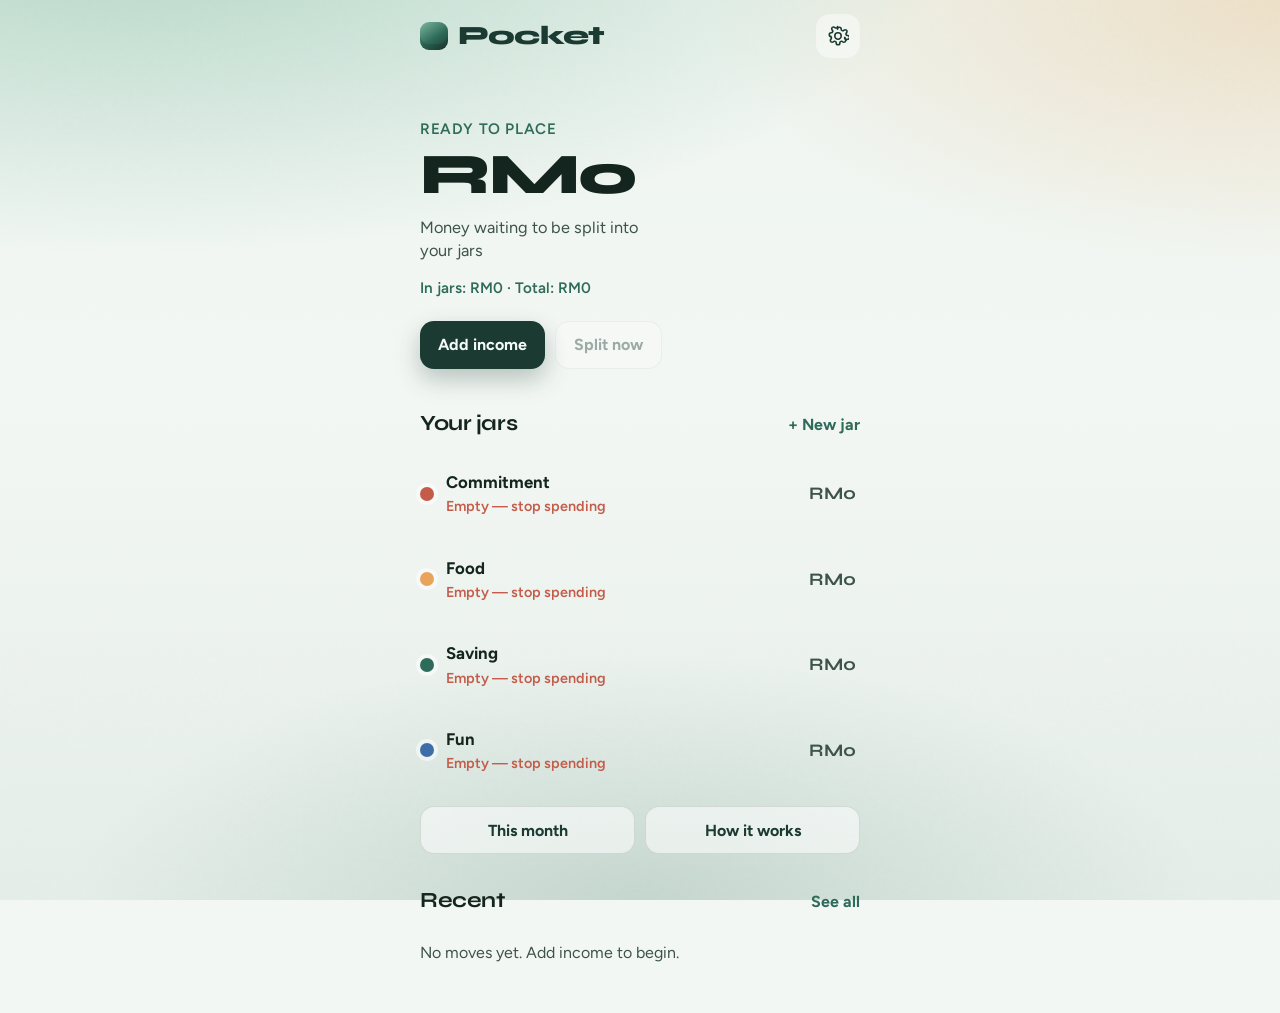
<file: pocket/index.html>
<!DOCTYPE html>
<html lang="en">
<head>
  <meta charset="UTF-8" />
  <meta name="viewport" content="width=device-width, initial-scale=1, viewport-fit=cover" />
  <meta name="theme-color" content="#1a3a32" />
  <meta name="mobile-web-app-capable" content="yes" />
  <meta name="apple-mobile-web-app-capable" content="yes" />
  <meta name="apple-mobile-web-app-status-bar-style" content="black-translucent" />
  <meta name="description" content="Pocket — split your income into commitments, food, savings, and more." />
  <link rel="manifest" href="manifest.json" />
  <link rel="icon" href="icons/icon.svg" type="image/svg+xml" />
  <link rel="apple-touch-icon" href="icons/icon-180.png" />
  <link rel="preconnect" href="https://fonts.googleapis.com" />
  <link rel="preconnect" href="https://fonts.gstatic.com" crossorigin />
  <link href="https://fonts.googleapis.com/css2?family=Figtree:wght@400;500;600;700&family=Syne:wght@600;700;800&display=swap" rel="stylesheet" />
  <link rel="stylesheet" href="css/styles.css" />
  <title>Pocket</title>
</head>
<body>
  <div class="atmosphere" aria-hidden="true"></div>

  <header class="topbar">
    <div class="brand">
      <span class="brand-mark" aria-hidden="true"></span>
      <h1 class="brand-name">Pocket</h1>
    </div>
    <button type="button" class="icon-btn" id="btn-settings" aria-label="Settings">
      <svg width="22" height="22" viewBox="0 0 24 24" fill="none" stroke="currentColor" stroke-width="1.75" stroke-linejoin="round">
        <path d="M12 15.5a3.5 3.5 0 1 0 0-7 3.5 3.5 0 0 0 0 7Z"/>
        <path d="M19.4 13.5a1.7 1.7 0 0 0 .34 1.87l.06.06a2 2 0 1 1-2.83 2.83l-.06-.06a1.7 1.7 0 0 0-1.87-.34 1.7 1.7 0 0 0-1 1.55V19.5a2 2 0 1 1-4 0v-.09a1.7 1.7 0 0 0-1-1.55 1.7 1.7 0 0 0-1.87.34l-.06.06a2 2 0 1 1-2.83-2.83l.06-.06a1.7 1.7 0 0 0 .34-1.87 1.7 1.7 0 0 0-1.55-1H4.5a2 2 0 1 1 0-4h.09a1.7 1.7 0 0 0 1.55-1 1.7 1.7 0 0 0-.34-1.87l-.06-.06a2 2 0 1 1 2.83-2.83l.06.06a1.7 1.7 0 0 0 1.87.34h.01a1.7 1.7 0 0 0 1-1.55V4.5a2 2 0 1 1 4 0v.09a1.7 1.7 0 0 0 1 1.55 1.7 1.7 0 0 0 1.87-.34l.06-.06a2 2 0 1 1 2.83 2.83l-.06.06a1.7 1.7 0 0 0-.34 1.87v.01a1.7 1.7 0 0 0 1.55 1h.09a2 2 0 1 1 0 4h-.09a1.7 1.7 0 0 0-1.55 1Z"/>
      </svg>
    </button>
  </header>

  <main class="shell">
    <!-- HOME -->
    <section id="view-home" class="view is-active">
      <div class="hero">
        <p class="hero-label">Ready to place</p>
        <p class="hero-amount" id="unallocated-display">RM0</p>
        <p class="hero-sub">Money waiting to be split into your jars</p>
        <p class="hero-total" id="total-overview">In jars: RM0 · Total: RM0</p>
        <div class="hero-actions">
          <button type="button" class="btn btn-primary" id="btn-add-income">Add income</button>
          <button type="button" class="btn btn-ghost" id="btn-allocate" disabled>Split now</button>
        </div>
      </div>

      <section class="jars-section" aria-labelledby="jars-heading">
        <div class="section-head">
          <h2 id="jars-heading">Your jars</h2>
          <button type="button" class="text-btn" id="btn-add-jar">+ New jar</button>
        </div>
        <ul class="jar-list" id="jar-list"></ul>
      </section>

      <div class="home-tools">
        <button type="button" class="btn btn-ghost" id="btn-report">This month</button>
        <button type="button" class="btn btn-ghost" id="btn-help">How it works</button>
      </div>

      <section class="activity-section" aria-labelledby="activity-heading">
        <div class="section-head">
          <h2 id="activity-heading">Recent</h2>
          <button type="button" class="text-btn" id="btn-history">See all</button>
        </div>
        <ul class="activity-list" id="activity-list"></ul>
      </section>
    </section>

    <!-- ADD INCOME -->
    <section id="view-income" class="view">
      <button type="button" class="back-btn" data-back="home">← Back</button>
      <h2 class="view-title">Add income</h2>
      <p class="view-sub">Paycheck, side hustle, gift — drop it in first, then split.</p>
      <form id="form-income" class="stack-form">
        <label class="field">
          <span>Amount</span>
          <input type="number" id="income-amount" inputmode="decimal" min="0.01" step="0.01" placeholder="0.00" required />
        </label>
        <label class="field">
          <span>Note <em>(optional)</em></span>
          <input type="text" id="income-note" maxlength="80" placeholder="e.g. Mid-month salary" />
        </label>
        <button type="submit" class="btn btn-primary btn-block">Add to Pocket</button>
      </form>
    </section>

    <!-- ALLOCATE -->
    <section id="view-allocate" class="view">
      <button type="button" class="back-btn" data-back="home">← Back</button>
      <h2 class="view-title">Split money</h2>
      <p class="view-sub">Move from ready-to-place into your jars. Leave some unallocated if you want.</p>
      <p class="alloc-remaining">Still to place: <strong id="alloc-remaining">RM0</strong></p>
      <form id="form-allocate" class="stack-form">
        <div id="allocate-fields"></div>
        <button type="submit" class="btn btn-primary btn-block">Confirm split</button>
      </form>
      <div class="split-actions">
        <button type="button" class="text-btn" id="btn-apply-plan">Apply my % plan</button>
        <button type="button" class="text-btn" id="btn-split-evenly">Split evenly</button>
      </div>
    </section>

    <!-- JAR DETAIL -->
    <section id="view-jar" class="view">
      <button type="button" class="back-btn" data-back="home">← Back</button>
      <div class="jar-hero">
        <span class="jar-swatch" id="jar-detail-swatch"></span>
        <h2 class="view-title" id="jar-detail-name">Jar</h2>
        <p class="jar-balance" id="jar-detail-balance">RM0</p>
      </div>
      <div class="hero-actions">
        <button type="button" class="btn btn-primary" id="btn-spend">Log spend</button>
        <button type="button" class="btn btn-ghost" id="btn-transfer">Move money</button>
        <button type="button" class="btn btn-ghost" id="btn-edit-jar">Edit jar</button>
      </div>
      <ul class="activity-list" id="jar-activity-list"></ul>
    </section>

    <!-- SPEND -->
    <section id="view-spend" class="view">
      <button type="button" class="back-btn" data-back="jar">← Back</button>
      <h2 class="view-title">Log spend</h2>
      <p class="view-sub" id="spend-from-label">From jar</p>
      <form id="form-spend" class="stack-form">
        <label class="field">
          <span>Amount</span>
          <input type="number" id="spend-amount" inputmode="decimal" min="0.01" step="0.01" placeholder="0.00" required />
        </label>
        <p class="spend-guard" id="spend-guard" aria-live="polite">Available in this jar</p>
        <label class="field">
          <span>What for <em>(optional)</em></span>
          <input type="text" id="spend-note" maxlength="80" placeholder="e.g. Groceries" />
        </label>
        <button type="submit" class="btn btn-primary btn-block" id="btn-record-spend">Record spend</button>
      </form>
    </section>

    <!-- TRANSFER -->
    <section id="view-transfer" class="view">
      <button type="button" class="back-btn" data-back="jar">← Back</button>
      <h2 class="view-title">Move money</h2>
      <p class="view-sub" id="transfer-from-label">From jar</p>
      <form id="form-transfer" class="stack-form">
        <label class="field">
          <span>To jar</span>
          <select id="transfer-to" required></select>
        </label>
        <label class="field">
          <span>Amount</span>
          <input type="number" id="transfer-amount" inputmode="decimal" min="0.01" step="0.01" placeholder="0.00" required />
        </label>
        <p class="spend-guard" id="transfer-guard" aria-live="polite">Available in this jar</p>
        <button type="submit" class="btn btn-primary btn-block" id="btn-confirm-transfer">Move</button>
      </form>
    </section>

    <!-- HISTORY -->
    <section id="view-history" class="view">
      <button type="button" class="back-btn" data-back="home">← Back</button>
      <h2 class="view-title">All activity</h2>
      <p class="view-sub">Every income, split, spend, and transfer on this phone.</p>
      <div class="filter-row" id="history-filters">
        <button type="button" class="chip is-on" data-filter="all">All</button>
        <button type="button" class="chip" data-filter="income">Income</button>
        <button type="button" class="chip" data-filter="allocate">Splits</button>
        <button type="button" class="chip" data-filter="spend">Spends</button>
        <button type="button" class="chip" data-filter="transfer">Moves</button>
      </div>
      <ul class="activity-list" id="history-list"></ul>
    </section>

    <!-- REPORT -->
    <section id="view-report" class="view">
      <button type="button" class="back-btn" data-back="home">← Back</button>
      <h2 class="view-title">This month</h2>
      <p class="view-sub" id="report-period">Monthly summary</p>
      <div class="report-grid" id="report-summary"></div>
      <h3 class="report-heading">Jar balances</h3>
      <ul class="report-jars" id="report-jars"></ul>
    </section>

    <!-- HELP -->
    <section id="view-help" class="view">
      <button type="button" class="back-btn" data-back="home">← Back</button>
      <h2 class="view-title">How Pocket works</h2>
      <ol class="help-steps">
        <li><strong>Add income</strong> — paycheck or extra cash lands in Ready to place.</li>
        <li><strong>Split now</strong> — apply your % plan, split evenly, or type amounts into jars.</li>
        <li><strong>Spend only from a jar</strong> — Pocket blocks the spend if that jar is empty or the amount is too high.</li>
        <li><strong>Move money</strong> — shift leftover cash between jars without leaving Pocket.</li>
      </ol>
      <div class="settings-block">
        <h3>NWC4343 · 0826</h3>
        <p>Group project: a mobile income manager that separates money into commitments, food, saving, and other jars so you do not overspend.</p>
      </div>
    </section>

    <!-- EDIT / NEW JAR -->
    <section id="view-jar-form" class="view">
      <button type="button" class="back-btn" data-back="home">← Back</button>
      <h2 class="view-title" id="jar-form-title">New jar</h2>
      <form id="form-jar" class="stack-form">
        <input type="hidden" id="jar-edit-id" value="" />
        <label class="field">
          <span>Name</span>
          <input type="text" id="jar-name" maxlength="40" placeholder="e.g. Commitment" required />
        </label>
        <fieldset class="field color-field">
          <legend>Color</legend>
          <div class="color-picks" id="color-picks"></div>
        </fieldset>
        <button type="submit" class="btn btn-primary btn-block">Save jar</button>
        <button type="button" class="btn btn-danger btn-block is-hidden" id="btn-delete-jar">Delete jar</button>
      </form>
    </section>

    <!-- SETTINGS -->
    <section id="view-settings" class="view">
      <button type="button" class="back-btn" data-back="home">← Back</button>
      <h2 class="view-title">Settings</h2>
      <form id="form-settings" class="stack-form">
        <label class="field">
          <span>Currency symbol</span>
          <input type="text" id="currency-symbol" maxlength="3" placeholder="RM" />
        </label>
        <div class="settings-block plan-block">
          <h3>Split plan (%)</h3>
          <p>When you get paid, apply these percentages so each jar gets its share and you don’t overspend elsewhere.</p>
          <div id="plan-fields" class="plan-fields"></div>
          <p class="plan-total" id="plan-total">Total: 0%</p>
        </div>
        <button type="submit" class="btn btn-primary btn-block">Save</button>
      </form>
      <div class="settings-block">
        <h3>Backup</h3>
        <p>Export a JSON file for your report appendix, or restore it on another phone. Data never leaves the device unless you save the file.</p>
        <div class="hero-actions">
          <button type="button" class="btn btn-ghost" id="btn-export">Export data</button>
          <label class="btn btn-ghost file-btn">
            Import
            <input type="file" id="import-file" accept="application/json" hidden />
          </label>
        </div>
      </div>
      <div class="settings-block">
        <h3>On your phone</h3>
        <p>Open this page in Safari or Chrome, then use <strong>Add to Home Screen</strong>. Pocket works offline after the first visit.</p>
      </div>
      <button type="button" class="btn btn-danger btn-block" id="btn-reset">Reset all data</button>
    </section>
  </main>

  <div id="toast" class="toast" role="status" aria-live="polite"></div>

  <script src="js/app.js"></script>
</body>
</html>
</file>
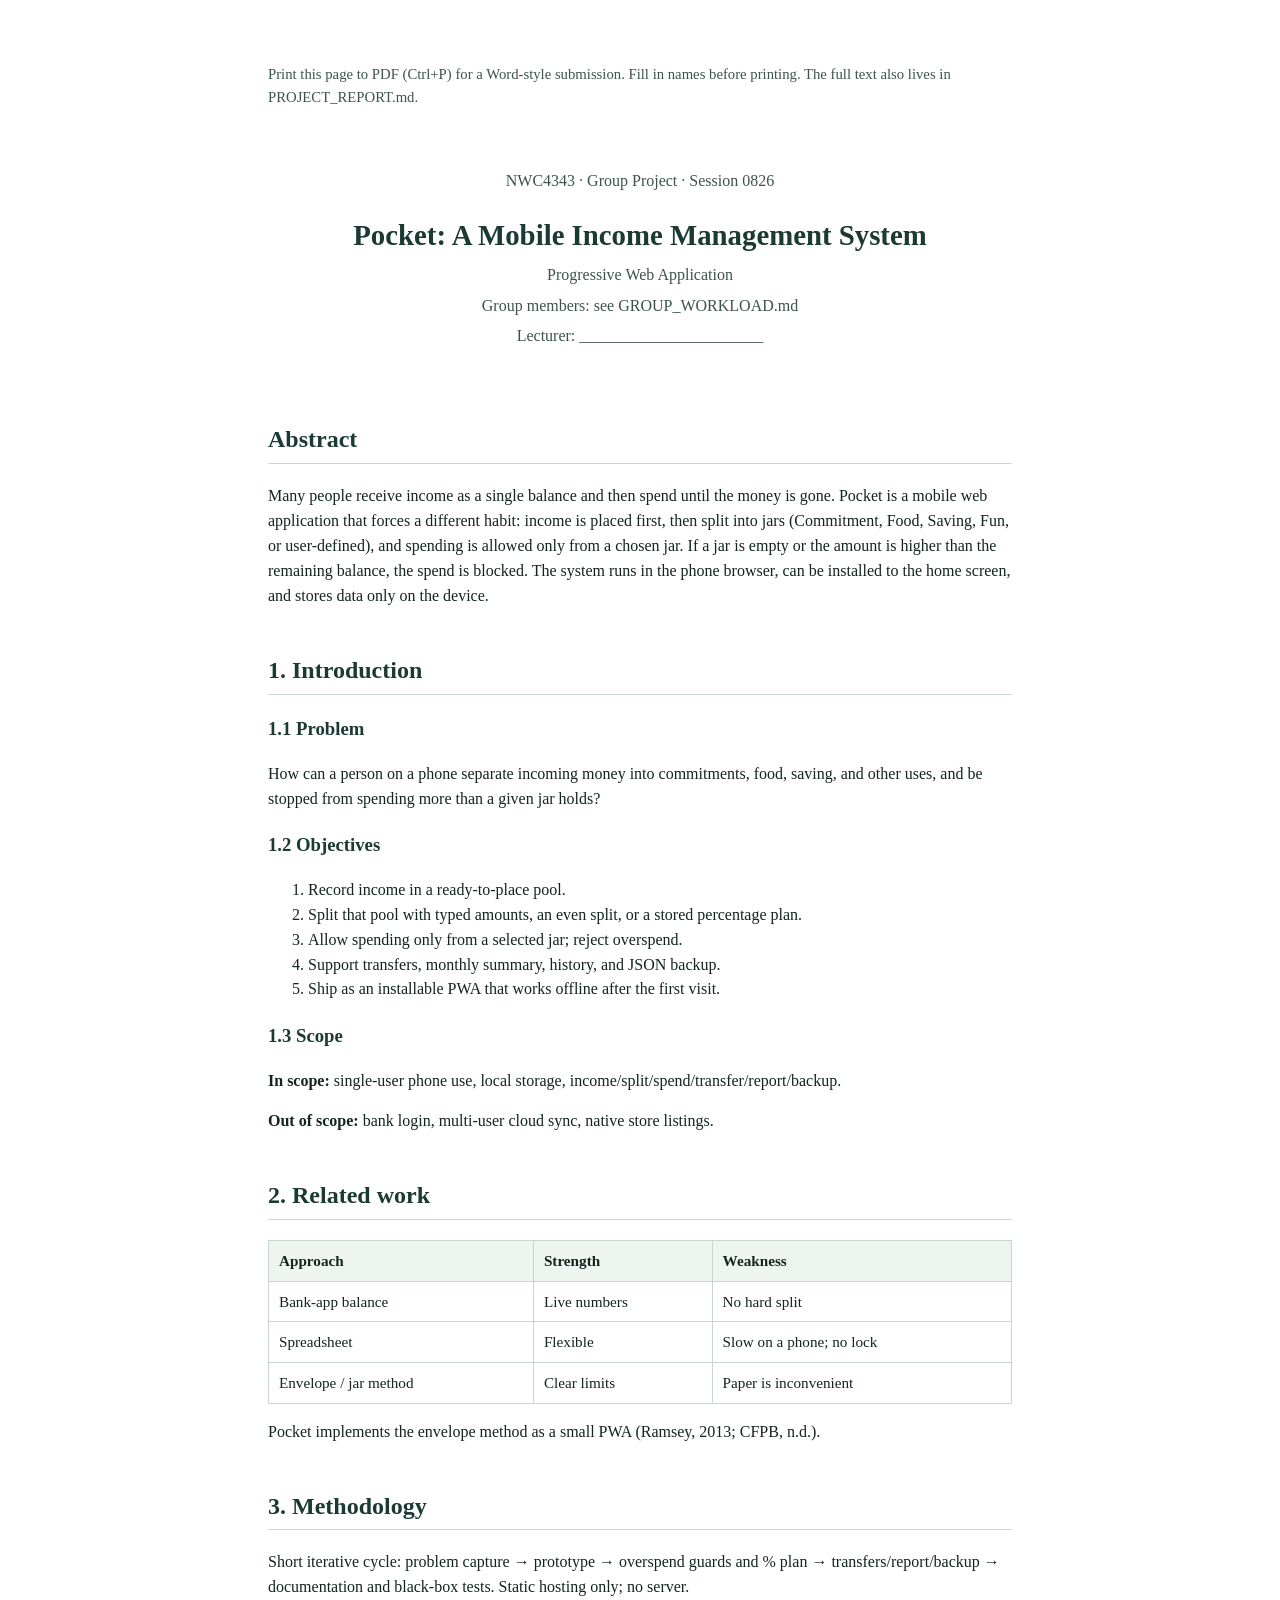
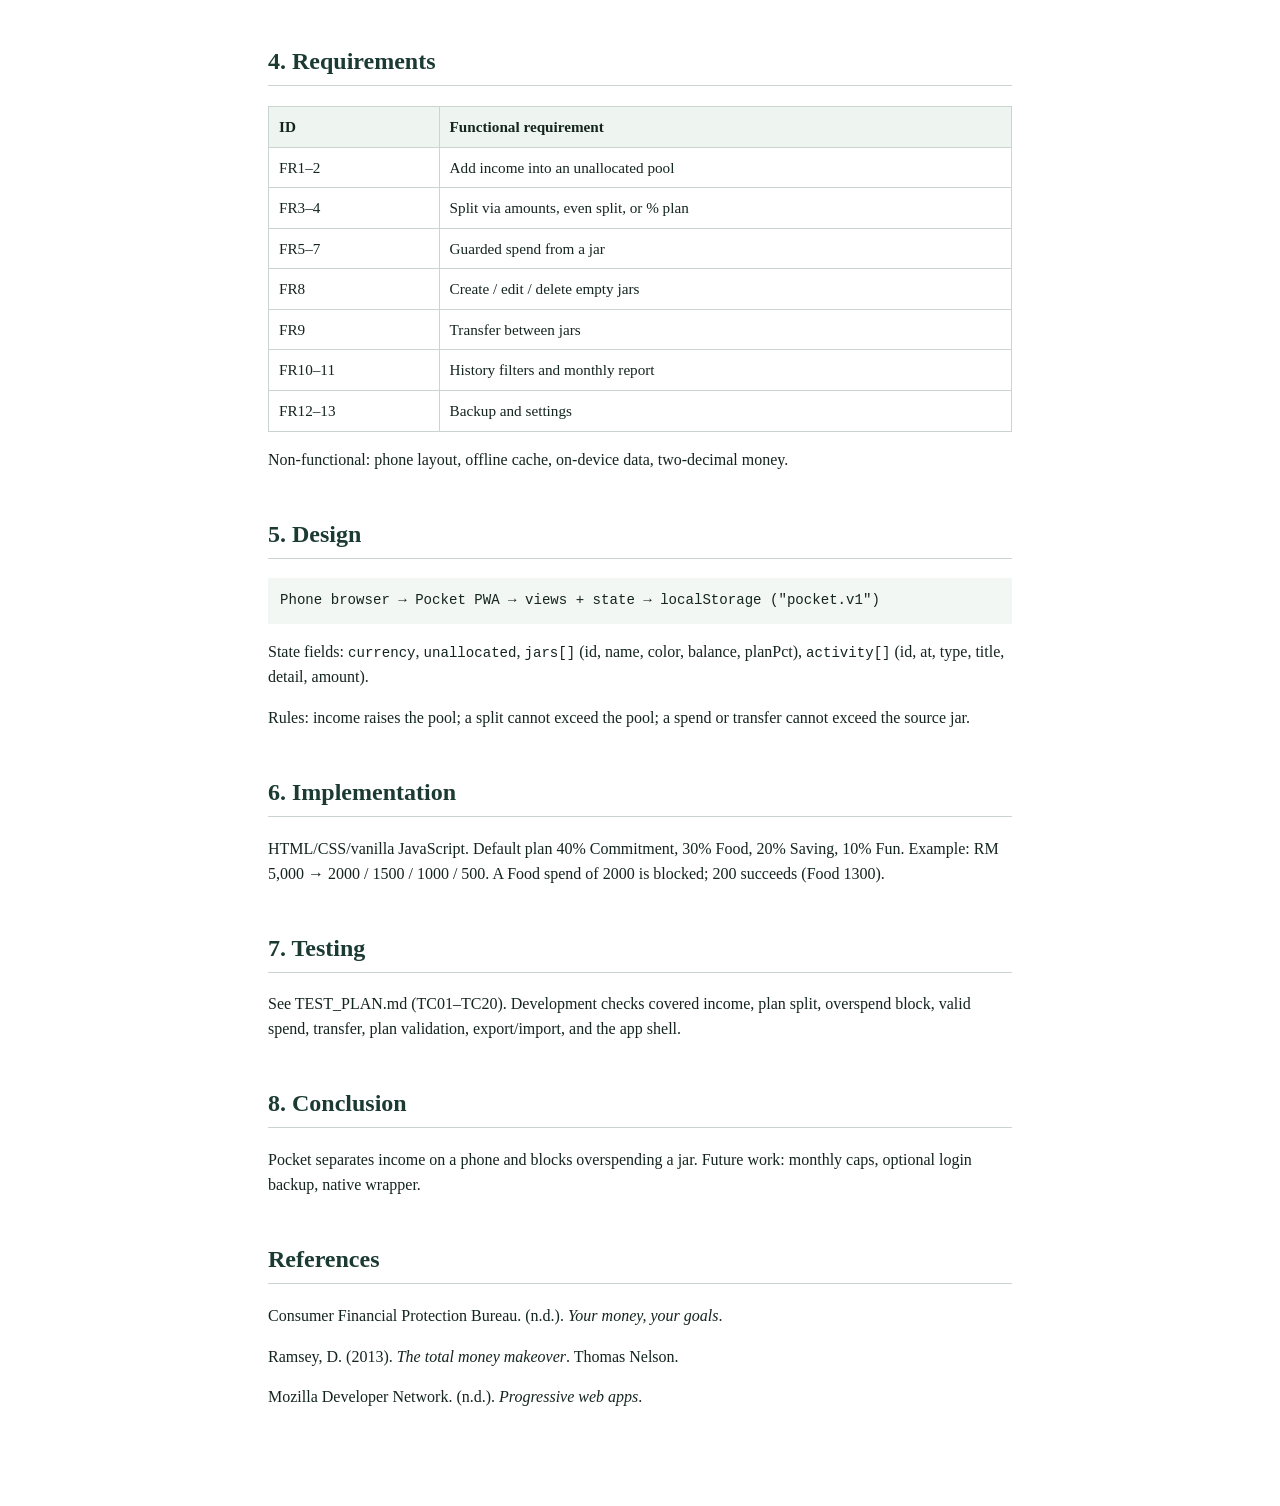
<file: docs/report.html>
<!DOCTYPE html>
<html lang="en">
<head>
  <meta charset="UTF-8" />
  <meta name="viewport" content="width=device-width, initial-scale=1" />
  <title>NWC4343 Group Project Report — Pocket</title>
  <style>
    :root { --ink: #14241f; --muted: #3d534b; --line: #c9d5ce; --leaf: #1a3a32; }
    * { box-sizing: border-box; }
    body {
      margin: 0 auto;
      max-width: 800px;
      padding: 48px 28px 80px;
      font: 16px/1.55 "Georgia", "Times New Roman", serif;
      color: var(--ink);
      background: #fff;
    }
    h1, h2, h3 { font-family: "Palatino Linotype", "Palatino", serif; color: var(--leaf); }
    h1 { font-size: 1.8rem; margin-bottom: 0.2em; }
    h2 { margin-top: 1.8em; border-bottom: 1px solid var(--line); padding-bottom: 0.2em; }
    .cover { text-align: center; padding: 40px 0 24px; }
    .cover p { margin: 0.35em 0; color: var(--muted); }
    table { width: 100%; border-collapse: collapse; margin: 1em 0; font-size: 0.95rem; }
    th, td { border: 1px solid var(--line); padding: 8px 10px; text-align: left; vertical-align: top; }
    th { background: #eef5f0; }
    code, pre { font-family: ui-monospace, Consolas, monospace; font-size: 0.88rem; }
    pre { background: #f3f7f4; padding: 12px; overflow: auto; }
    .note { color: var(--muted); font-size: 0.92rem; }
    @media print {
      body { padding: 16px; }
      .noprint { display: none; }
    }
  </style>
</head>
<body>
  <p class="noprint note">Print this page to PDF (Ctrl+P) for a Word-style submission. Fill in names before printing. The full text also lives in PROJECT_REPORT.md.</p>

  <header class="cover">
    <p>NWC4343 · Group Project · Session 0826</p>
    <h1>Pocket: A Mobile Income Management System</h1>
    <p>Progressive Web Application</p>
    <p>Group members: see GROUP_WORKLOAD.md</p>
    <p>Lecturer: _______________________</p>
  </header>

  <h2>Abstract</h2>
  <p>Many people receive income as a single balance and then spend until the money is gone. Pocket is a mobile web application that forces a different habit: income is placed first, then split into jars (Commitment, Food, Saving, Fun, or user-defined), and spending is allowed only from a chosen jar. If a jar is empty or the amount is higher than the remaining balance, the spend is blocked. The system runs in the phone browser, can be installed to the home screen, and stores data only on the device.</p>

  <h2>1. Introduction</h2>
  <h3>1.1 Problem</h3>
  <p>How can a person on a phone separate incoming money into commitments, food, saving, and other uses, and be stopped from spending more than a given jar holds?</p>
  <h3>1.2 Objectives</h3>
  <ol>
    <li>Record income in a ready-to-place pool.</li>
    <li>Split that pool with typed amounts, an even split, or a stored percentage plan.</li>
    <li>Allow spending only from a selected jar; reject overspend.</li>
    <li>Support transfers, monthly summary, history, and JSON backup.</li>
    <li>Ship as an installable PWA that works offline after the first visit.</li>
  </ol>
  <h3>1.3 Scope</h3>
  <p><strong>In scope:</strong> single-user phone use, local storage, income/split/spend/transfer/report/backup.</p>
  <p><strong>Out of scope:</strong> bank login, multi-user cloud sync, native store listings.</p>

  <h2>2. Related work</h2>
  <table>
    <tr><th>Approach</th><th>Strength</th><th>Weakness</th></tr>
    <tr><td>Bank-app balance</td><td>Live numbers</td><td>No hard split</td></tr>
    <tr><td>Spreadsheet</td><td>Flexible</td><td>Slow on a phone; no lock</td></tr>
    <tr><td>Envelope / jar method</td><td>Clear limits</td><td>Paper is inconvenient</td></tr>
  </table>
  <p>Pocket implements the envelope method as a small PWA (Ramsey, 2013; CFPB, n.d.).</p>

  <h2>3. Methodology</h2>
  <p>Short iterative cycle: problem capture → prototype → overspend guards and % plan → transfers/report/backup → documentation and black-box tests. Static hosting only; no server.</p>

  <h2>4. Requirements</h2>
  <table>
    <tr><th>ID</th><th>Functional requirement</th></tr>
    <tr><td>FR1–2</td><td>Add income into an unallocated pool</td></tr>
    <tr><td>FR3–4</td><td>Split via amounts, even split, or % plan</td></tr>
    <tr><td>FR5–7</td><td>Guarded spend from a jar</td></tr>
    <tr><td>FR8</td><td>Create / edit / delete empty jars</td></tr>
    <tr><td>FR9</td><td>Transfer between jars</td></tr>
    <tr><td>FR10–11</td><td>History filters and monthly report</td></tr>
    <tr><td>FR12–13</td><td>Backup and settings</td></tr>
  </table>
  <p>Non-functional: phone layout, offline cache, on-device data, two-decimal money.</p>

  <h2>5. Design</h2>
  <pre>Phone browser → Pocket PWA → views + state → localStorage ("pocket.v1")</pre>
  <p>State fields: <code>currency</code>, <code>unallocated</code>, <code>jars[]</code> (id, name, color, balance, planPct), <code>activity[]</code> (id, at, type, title, detail, amount).</p>
  <p>Rules: income raises the pool; a split cannot exceed the pool; a spend or transfer cannot exceed the source jar.</p>

  <h2>6. Implementation</h2>
  <p>HTML/CSS/vanilla JavaScript. Default plan 40% Commitment, 30% Food, 20% Saving, 10% Fun. Example: RM 5,000 → 2000 / 1500 / 1000 / 500. A Food spend of 2000 is blocked; 200 succeeds (Food 1300).</p>

  <h2>7. Testing</h2>
  <p>See TEST_PLAN.md (TC01–TC20). Development checks covered income, plan split, overspend block, valid spend, transfer, plan validation, export/import, and the app shell.</p>

  <h2>8. Conclusion</h2>
  <p>Pocket separates income on a phone and blocks overspending a jar. Future work: monthly caps, optional login backup, native wrapper.</p>

  <h2>References</h2>
  <p>Consumer Financial Protection Bureau. (n.d.). <em>Your money, your goals</em>.</p>
  <p>Ramsey, D. (2013). <em>The total money makeover</em>. Thomas Nelson.</p>
  <p>Mozilla Developer Network. (n.d.). <em>Progressive web apps</em>.</p>
</body>
</html>
</file>
<file: pocket/css/styles.css>
:root {
  --ink: #14241f;
  --ink-soft: #3d534b;
  --paper: #f3f7f4;
  --paper-2: #e7efe9;
  --leaf: #1a3a32;
  --leaf-mid: #2f6b5a;
  --mint: #7eb89f;
  --sun: #e8a45a;
  --coral: #c45c4a;
  --line: rgba(20, 36, 31, 0.12);
  --shadow: 0 18px 40px rgba(20, 36, 31, 0.12);
  --radius: 18px;
  --safe-top: env(safe-area-inset-top, 0px);
  --safe-bottom: env(safe-area-inset-bottom, 0px);
  --font-display: "Syne", sans-serif;
  --font-body: "Figtree", sans-serif;
}

*,
*::before,
*::after {
  box-sizing: border-box;
}

html {
  -webkit-text-size-adjust: 100%;
}

body {
  margin: 0;
  min-height: 100dvh;
  font-family: var(--font-body);
  color: var(--ink);
  background: var(--paper);
  line-height: 1.45;
  overflow-x: hidden;
}

button,
input {
  font: inherit;
  color: inherit;
}

button {
  cursor: pointer;
  border: 0;
  background: none;
}

.atmosphere {
  position: fixed;
  inset: 0;
  z-index: -1;
  background:
    radial-gradient(120% 70% at 10% -10%, rgba(126, 184, 159, 0.55), transparent 55%),
    radial-gradient(90% 60% at 100% 0%, rgba(232, 164, 90, 0.28), transparent 50%),
    radial-gradient(80% 50% at 50% 100%, rgba(47, 107, 90, 0.18), transparent 55%),
    linear-gradient(180deg, #eef5f0 0%, var(--paper) 45%, #e4ede7 100%);
}

.atmosphere::after {
  content: "";
  position: absolute;
  inset: 0;
  opacity: 0.35;
  background-image: url("data:image/svg+xml,%3Csvg viewBox='0 0 200 200' xmlns='http://www.w3.org/2000/svg'%3E%3Cfilter id='n'%3E%3CfeTurbulence type='fractalNoise' baseFrequency='0.9' numOctaves='3' stitchTiles='stitch'/%3E%3C/filter%3E%3Crect width='100%25' height='100%25' filter='url(%23n)' opacity='0.45'/%3E%3C/svg%3E");
  pointer-events: none;
  mix-blend-mode: soft-light;
}

.topbar {
  display: flex;
  align-items: center;
  justify-content: space-between;
  padding: calc(14px + var(--safe-top)) 20px 8px;
  max-width: 480px;
  margin: 0 auto;
}

.brand {
  display: flex;
  align-items: center;
  gap: 10px;
}

.brand-mark {
  width: 28px;
  height: 28px;
  border-radius: 9px;
  background:
    linear-gradient(145deg, var(--mint), var(--leaf-mid) 55%, var(--leaf));
  box-shadow: inset 0 -6px 0 rgba(0, 0, 0, 0.12);
  animation: mark-breathe 4.5s ease-in-out infinite;
}

.brand-name {
  margin: 0;
  font-family: var(--font-display);
  font-weight: 800;
  font-size: 1.65rem;
  letter-spacing: -0.03em;
  color: var(--leaf);
}

.icon-btn {
  width: 44px;
  height: 44px;
  display: grid;
  place-items: center;
  border-radius: 14px;
  color: var(--leaf);
  background: rgba(255, 255, 255, 0.45);
  backdrop-filter: blur(8px);
  transition: transform 0.2s ease, background 0.2s ease;
}

.icon-btn:active {
  transform: scale(0.94);
}

.shell {
  max-width: 480px;
  margin: 0 auto;
  padding: 8px 20px calc(32px + var(--safe-bottom));
}

.view {
  display: none;
  animation: rise 0.35s ease both;
}

.view.is-active {
  display: block;
}

.hero {
  padding: 28px 0 8px;
  text-align: left;
}

.hero-label {
  margin: 0 0 6px;
  font-size: 0.95rem;
  font-weight: 600;
  letter-spacing: 0.04em;
  text-transform: uppercase;
  color: var(--leaf-mid);
}

.hero-amount {
  margin: 0;
  font-family: var(--font-display);
  font-size: clamp(2.8rem, 12vw, 3.6rem);
  font-weight: 800;
  letter-spacing: -0.04em;
  line-height: 1;
  color: var(--ink);
  animation: amount-in 0.5s cubic-bezier(0.2, 0.8, 0.2, 1) both;
}

.hero-sub {
  margin: 12px 0 0;
  max-width: 22ch;
  color: var(--ink-soft);
  font-size: 1.02rem;
}

.hero-total {
  margin: 14px 0 0;
  font-size: 0.95rem;
  font-weight: 600;
  color: var(--leaf-mid);
}

.hero-actions {
  display: flex;
  gap: 10px;
  margin-top: 22px;
  flex-wrap: wrap;
}

.home-tools {
  display: flex;
  gap: 10px;
  margin-top: 18px;
}

.home-tools .btn {
  flex: 1;
}

.jar-bar {
  height: 6px;
  margin-top: 8px;
  border-radius: 999px;
  background: rgba(20, 36, 31, 0.08);
  overflow: hidden;
}

.jar-bar > span {
  display: block;
  height: 100%;
  border-radius: inherit;
  min-width: 0;
}

.filter-row {
  display: flex;
  flex-wrap: wrap;
  gap: 8px;
  margin: 0 0 16px;
}

.chip {
  min-height: 36px;
  padding: 0 12px;
  border-radius: 999px;
  font-weight: 700;
  font-size: 0.88rem;
  background: rgba(255, 255, 255, 0.55);
  color: var(--leaf);
  border: 1px solid var(--line);
}

.chip.is-on {
  background: var(--leaf);
  color: #f4faf7;
  border-color: transparent;
}

.report-grid {
  display: grid;
  grid-template-columns: 1fr 1fr;
  gap: 10px;
}

.report-card {
  padding: 14px;
  border-radius: 16px;
  background: rgba(255, 255, 255, 0.62);
  border: 1px solid var(--line);
}

.report-card span {
  display: block;
  font-size: 0.82rem;
  font-weight: 600;
  color: var(--ink-soft);
}

.report-card strong {
  display: block;
  margin-top: 6px;
  font-family: var(--font-display);
  font-size: 1.25rem;
}

.report-heading {
  margin: 28px 0 12px;
  font-family: var(--font-display);
  font-size: 1.15rem;
}

.report-jars {
  list-style: none;
  margin: 0;
  padding: 0;
  display: grid;
  gap: 12px;
}

.report-jar {
  padding-bottom: 10px;
  border-bottom: 1px solid var(--line);
}

.report-jar .row {
  display: flex;
  justify-content: space-between;
  gap: 12px;
  font-weight: 600;
}

.help-steps {
  margin: 0 0 8px;
  padding-left: 20px;
  display: grid;
  gap: 12px;
  color: var(--ink-soft);
}

.help-steps strong {
  color: var(--ink);
}

.file-btn {
  position: relative;
}

.field select {
  width: 100%;
  min-height: 52px;
  padding: 0 16px;
  border-radius: 14px;
  border: 1px solid var(--line);
  background: rgba(255, 255, 255, 0.72);
  outline: none;
}

.field select:focus {
  border-color: var(--mint);
  box-shadow: 0 0 0 4px rgba(126, 184, 159, 0.25);
}

.btn {
  display: inline-flex;
  align-items: center;
  justify-content: center;
  min-height: 48px;
  padding: 0 18px;
  border-radius: 14px;
  font-weight: 700;
  transition: transform 0.15s ease, opacity 0.15s ease, background 0.2s ease;
}

.btn:active {
  transform: scale(0.97);
}

.btn:disabled {
  opacity: 0.4;
  pointer-events: none;
}

.btn-primary {
  background: var(--leaf);
  color: #f4faf7;
  box-shadow: 0 10px 24px rgba(26, 58, 50, 0.28);
}

.btn-ghost {
  background: rgba(255, 255, 255, 0.55);
  color: var(--leaf);
  border: 1px solid var(--line);
}

.btn-danger {
  background: rgba(196, 92, 74, 0.12);
  color: var(--coral);
}

.btn-block {
  width: 100%;
}

.text-btn {
  font-weight: 700;
  color: var(--leaf-mid);
  padding: 8px 0;
}

.split-actions {
  display: flex;
  justify-content: space-between;
  gap: 12px;
  margin-top: 8px;
}

.split-actions .text-btn {
  flex: 1;
  text-align: center;
}

.section-head {
  display: flex;
  align-items: baseline;
  justify-content: space-between;
  margin: 28px 0 12px;
}

.section-head h2,
.view-title {
  margin: 0;
  font-family: var(--font-display);
  font-size: 1.35rem;
  font-weight: 700;
  letter-spacing: -0.02em;
}

.view-title {
  font-size: 1.7rem;
  margin-top: 8px;
}

.view-sub {
  margin: 8px 0 20px;
  color: var(--ink-soft);
}

.back-btn {
  font-weight: 600;
  color: var(--leaf-mid);
  padding: 4px 0;
}

.jar-list,
.activity-list {
  list-style: none;
  margin: 0;
  padding: 0;
  display: grid;
  gap: 10px;
}

.jar-item {
  display: grid;
  grid-template-columns: auto 1fr auto;
  gap: 12px;
  align-items: center;
  width: 100%;
  text-align: left;
  padding: 14px 4px 14px 0;
  border-bottom: 1px solid var(--line);
  animation: rise 0.4s ease both;
}

.jar-item:last-child {
  border-bottom: 0;
}

.jar-dot {
  width: 14px;
  height: 14px;
  border-radius: 50%;
  box-shadow: 0 0 0 4px rgba(255, 255, 255, 0.5);
}

.jar-meta strong {
  display: block;
  font-size: 1.05rem;
}

.jar-meta span {
  color: var(--ink-soft);
  font-size: 0.9rem;
}

.jar-item.is-empty .jar-meta span {
  color: var(--coral);
  font-weight: 600;
}

.jar-item.is-empty .jar-amt {
  color: var(--ink-soft);
}

.jar-amt {
  font-family: var(--font-display);
  font-weight: 700;
  font-size: 1.1rem;
}

.activity-item {
  display: flex;
  justify-content: space-between;
  gap: 12px;
  padding: 12px 0;
  border-bottom: 1px solid var(--line);
}

.activity-item:last-child {
  border-bottom: 0;
}

.activity-item .left strong {
  display: block;
}

.activity-item .left span {
  color: var(--ink-soft);
  font-size: 0.88rem;
}

.activity-item .right {
  text-align: right;
  font-weight: 700;
  white-space: nowrap;
}

.activity-item .pos {
  color: var(--leaf-mid);
}

.activity-item .neg {
  color: var(--coral);
}

.empty {
  color: var(--ink-soft);
  padding: 8px 0 16px;
}

.stack-form {
  display: grid;
  gap: 16px;
}

.field {
  display: grid;
  gap: 8px;
}

.field span,
.field legend {
  font-weight: 600;
  font-size: 0.92rem;
}

.field em {
  font-style: normal;
  font-weight: 500;
  color: var(--ink-soft);
}

.field input {
  width: 100%;
  min-height: 52px;
  padding: 0 16px;
  border-radius: 14px;
  border: 1px solid var(--line);
  background: rgba(255, 255, 255, 0.72);
  outline: none;
  transition: border-color 0.2s ease, box-shadow 0.2s ease;
}

.field input:focus {
  border-color: var(--mint);
  box-shadow: 0 0 0 4px rgba(126, 184, 159, 0.25);
}

.alloc-remaining {
  margin: 0 0 16px;
  padding: 12px 14px;
  border-radius: 12px;
  background: rgba(255, 255, 255, 0.55);
  border: 1px dashed var(--line);
}

.alloc-row {
  display: grid;
  grid-template-columns: 1fr 120px;
  gap: 10px;
  align-items: end;
  margin-bottom: 12px;
}

.alloc-row .name {
  display: flex;
  align-items: center;
  gap: 8px;
  font-weight: 600;
  padding-bottom: 14px;
}

.alloc-row .name small {
  display: block;
  font-weight: 500;
  color: var(--ink-soft);
  font-size: 0.82rem;
}

.spend-guard {
  margin: -4px 0 0;
  padding: 12px 14px;
  border-radius: 12px;
  background: rgba(255, 255, 255, 0.55);
  border: 1px solid var(--line);
  font-size: 0.95rem;
  font-weight: 600;
  color: var(--ink-soft);
}

.spend-guard.is-warn {
  color: var(--coral);
  border-color: rgba(196, 92, 74, 0.35);
  background: rgba(196, 92, 74, 0.08);
}

.spend-guard.is-ok {
  color: var(--leaf-mid);
  border-color: rgba(47, 107, 90, 0.28);
  background: rgba(47, 107, 90, 0.08);
}

.plan-block {
  margin: 8px 0 0;
  padding-top: 0;
}

.plan-fields {
  display: grid;
  gap: 10px;
  margin-top: 14px;
}

.plan-row {
  display: grid;
  grid-template-columns: 1fr 72px auto;
  gap: 8px;
  align-items: center;
  font-weight: 600;
}

.plan-row > span:first-child {
  display: flex;
  align-items: center;
  gap: 8px;
}

.plan-row input {
  width: 100%;
  min-height: 44px;
  padding: 0 10px;
  border-radius: 12px;
  border: 1px solid var(--line);
  background: rgba(255, 255, 255, 0.72);
  text-align: right;
}

.plan-unit {
  color: var(--ink-soft);
  font-weight: 600;
}

.plan-total {
  margin: 10px 0 0;
  font-weight: 700;
  color: var(--ink-soft);
}

.plan-total.is-warn {
  color: var(--coral);
}

.plan-total.is-ok {
  color: var(--leaf-mid);
}

.jar-hero {
  margin: 12px 0 8px;
}

.jar-swatch {
  display: inline-block;
  width: 18px;
  height: 18px;
  border-radius: 50%;
  margin-bottom: 10px;
}

.jar-balance {
  margin: 6px 0 0;
  font-family: var(--font-display);
  font-size: 2.4rem;
  font-weight: 800;
  letter-spacing: -0.03em;
}

.color-picks {
  display: flex;
  flex-wrap: wrap;
  gap: 10px;
}

.color-pick {
  width: 40px;
  height: 40px;
  border-radius: 50%;
  border: 3px solid transparent;
  transition: transform 0.15s ease, border-color 0.15s ease;
}

.color-pick.is-selected {
  border-color: var(--ink);
  transform: scale(1.08);
}

.color-field {
  border: 0;
  padding: 0;
  margin: 0;
}

.settings-block {
  margin: 28px 0 20px;
  padding-top: 8px;
}

.settings-block h3 {
  margin: 0 0 8px;
  font-family: var(--font-display);
}

.settings-block p {
  margin: 0;
  color: var(--ink-soft);
}

.is-hidden {
  display: none !important;
}

.toast {
  position: fixed;
  left: 50%;
  bottom: calc(24px + var(--safe-bottom));
  transform: translateX(-50%) translateY(20px);
  max-width: min(90vw, 360px);
  padding: 12px 18px;
  border-radius: 999px;
  background: var(--leaf);
  color: #f4faf7;
  font-weight: 600;
  opacity: 0;
  pointer-events: none;
  transition: opacity 0.25s ease, transform 0.25s ease;
  z-index: 40;
}

.toast.is-on {
  opacity: 1;
  transform: translateX(-50%) translateY(0);
}

@keyframes rise {
  from {
    opacity: 0;
    transform: translateY(10px);
  }
  to {
    opacity: 1;
    transform: translateY(0);
  }
}

@keyframes amount-in {
  from {
    opacity: 0;
    transform: translateY(12px) scale(0.98);
  }
  to {
    opacity: 1;
    transform: none;
  }
}

@keyframes mark-breathe {
  0%,
  100% {
    transform: scale(1);
  }
  50% {
    transform: scale(1.06);
  }
}

@media (min-width: 720px) {
  .shell {
    padding-top: 12px;
  }

  .hero {
    padding-top: 40px;
  }
}
</file>
